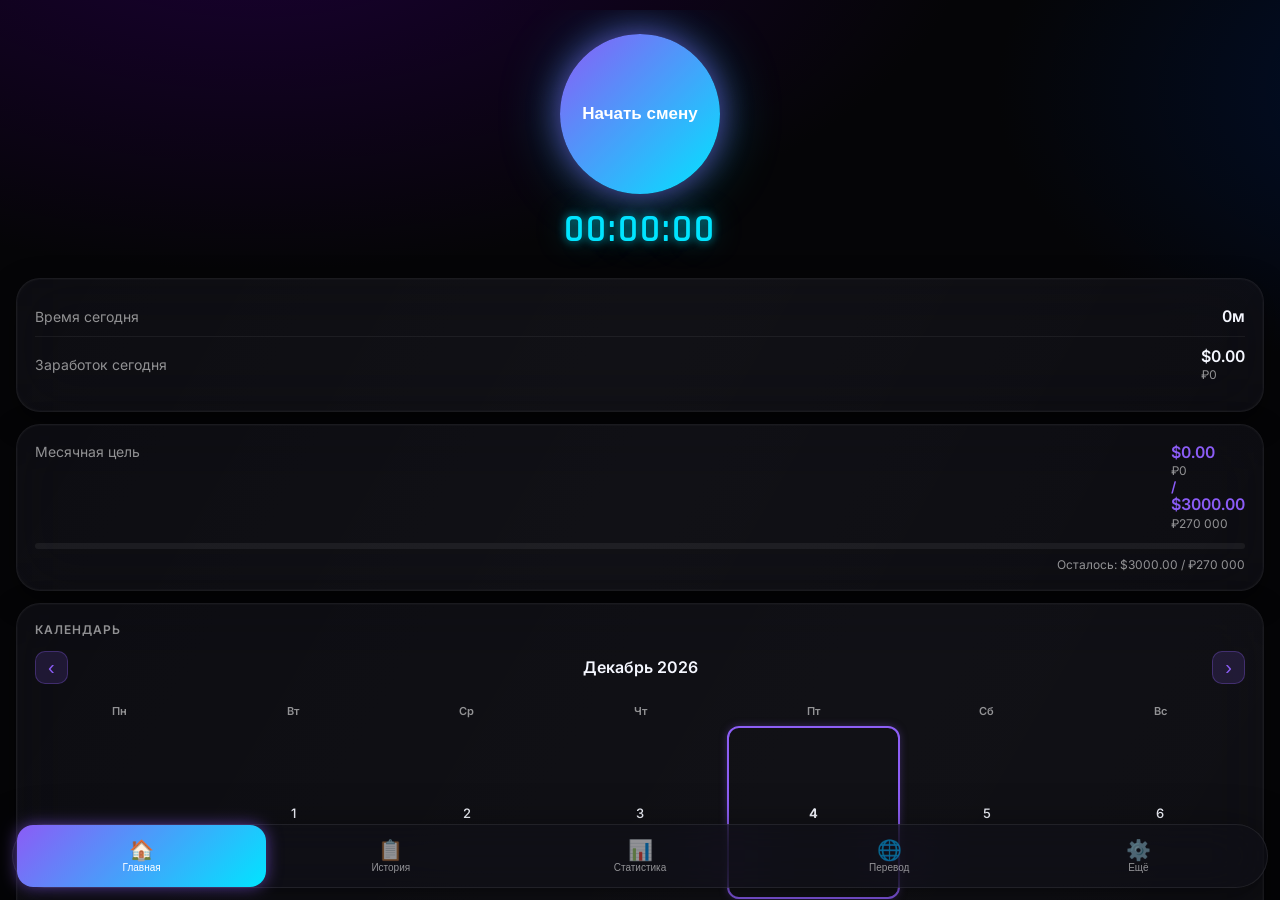
<file: index.html>
<!DOCTYPE html>
<html lang="ru">
<head>
    <meta charset="UTF-8">
    <meta name="viewport" content="width=device-width, initial-scale=1.0, maximum-scale=1.0, user-scalable=no, viewport-fit=cover">
    <title>WorkTracker</title>
    <link href="https://fonts.googleapis.com/css2?family=Inter:wght@400;500;600;700&family=Rajdhani:wght@500;600;700&display=swap" rel="stylesheet">
    <link rel="manifest" href="manifest.json">
    <link rel="icon" type="image/png" sizes="192x192" href="./icon-192x192.png">
    <link rel="apple-touch-icon" href="./icon-512x512.png">
    <link rel="stylesheet" href="style.css">
    <meta name="theme-color" content="#8B5CF6">
    <meta name="apple-mobile-web-app-capable" content="yes">
    <meta name="apple-mobile-web-app-status-bar-style" content="black-translucent">
    <meta name="apple-mobile-web-app-title" content="WorkTracker">
</head>
<body>
    <div id="app">

        <!-- 🏠 ГЛАВНАЯ -->
        <div id="screen-home" class="screen active">
            <div class="safe-top"></div>
            <div class="scroll-content">
                <div class="timer-section">
                    <button id="btn-timer" class="btn-timer btn-start" onclick="app.toggleTimer()">
                        Начать смену
                    </button>
                    <div id="timer-display" class="timer-display">00:00:00</div>
                    <div id="timer-status" class="timer-status hidden">Смена активна</div>
                </div>

                <div class="card today-summary">
                    <div class="summary-row">
                        <span class="summary-label">Время сегодня</span>
                        <span id="today-hours" class="summary-value">0ч 0м</span>
                    </div>
                    <div class="summary-row">
                        <span class="summary-label">Заработок сегодня</span>
                        <span id="today-earnings" class="summary-value">$0 / ₽0</span>
                    </div>
                </div>

                <div class="card goal-section">
                    <div class="goal-header">
                        <span class="goal-label">Месячная цель</span>
                        <span id="goal-amount" class="goal-value">$0 / $0</span>
                    </div>
                    <div class="progress-bar-track">
                        <div id="goal-progress" class="progress-bar-fill" style="width: 0%"></div>
                    </div>
                    <div id="goal-remaining" class="goal-remaining">Осталось: $0</div>
                </div>

                <div class="card calendar-section">
                    <div class="section-title">Календарь</div>
                    <div id="calendar-header" class="calendar-header"></div>
                    <div id="calendar-grid" class="calendar-grid"></div>
                </div>
            </div>
        </div>

        <!-- 📋 ИСТОРИЯ -->
        <div id="screen-history" class="screen">
            <div class="safe-top"></div>
            <header class="screen-header">
                <h1>История</h1>
            </header>
            <div class="filter-bar">
                <button class="filter-btn active" data-filter="today" onclick="app.setFilter('today')">Сегодня</button>
                <button class="filter-btn" data-filter="week" onclick="app.setFilter('week')">Неделя</button>
                <button class="filter-btn" data-filter="month" onclick="app.setFilter('month')">Месяц</button>
                <button class="filter-btn" data-filter="custom" onclick="app.showCustomPeriod()">Период</button>
                <button class="filter-btn" data-filter="all" onclick="app.setFilter('all')">Всё</button>
            </div>
            <div class="scroll-content">
                <div id="shifts-list" class="shifts-list"></div>
                <div id="shifts-summary" class="shifts-summary hidden">
                    <div class="card summary-card">
                        <div class="summary-row">
                            <span class="summary-label">Всего часов</span>
                            <span id="summary-hours" class="summary-value" style="color:var(--secondary)">0ч 0м</span>
                        </div>
                    </div>
                    <div class="card summary-card">
                        <div class="summary-row">
                            <span class="summary-label">На карту</span>
                            <span id="summary-net" class="summary-value">$0</span>
                        </div>
                        <div class="summary-row">
                            <span class="summary-label">Общий</span>
                            <span id="summary-gross" class="summary-value">$0</span>
                        </div>
                    </div>
                </div>
            </div>
        </div>

        <!-- 📊 СТАТИСТИКА -->
        <div id="screen-stats" class="screen">
            <div class="safe-top"></div>
            <header class="screen-header">
                <h1>Статистика</h1>
            </header>
            <div class="filter-bar">
                <button class="filter-btn active" data-stat="week" onclick="app.setStatPeriod('week')">Неделя</button>
                <button class="filter-btn" data-stat="month" onclick="app.setStatPeriod('month')">Месяц</button>
                <button class="filter-btn" data-stat="custom" onclick="app.showCustomPeriod()">Период</button>
                <button class="filter-btn" data-stat="all" onclick="app.setStatPeriod('all')">Всё</button>
            </div>
            <div class="stats-tabs">
                <button class="stats-tab-btn active" data-stab="earnings" onclick="app.setStatTab('earnings')">Заработок</button>
                <button class="stats-tab-btn" data-stab="hours" onclick="app.setStatTab('hours')">Часы</button>
            </div>
            <div class="scroll-content">
                <div id="stats-tab-earnings" class="stats-tab-content active"></div>
                <div id="stats-tab-hours" class="stats-tab-content"></div>
            </div>
        </div>

        <!-- 🌐 ПЕРЕВОДЧИК -->
        <div id="screen-translate" class="screen">
            <div class="safe-top"></div>
            <header class="screen-header">
                <h1>Переводчик</h1>
            </header>
            <div class="scroll-content">
                <div class="translator-direction">
                    <span id="translate-dir-label">Авто → EN</span>
                </div>

                <div class="card translate-card">
                    <div class="translate-input-row">
                        <textarea id="translate-input" placeholder="Введите текст..." rows="3"></textarea>
                        <button id="btn-clear-input" class="btn-clear-input hidden" onclick="app.clearTranslateInput()">✕</button>
                    </div>
                    <button id="btn-translate" class="btn-primary" onclick="app.doTranslate()">Перевести</button>
                    <div id="translate-output" class="translate-output hidden"></div>
                    <button id="btn-reverse-translate" class="btn-reverse hidden" onclick="app.reverseTranslate()">⇄ Перевести обратно</button>
                    <div id="translate-detected" class="translate-detected hidden"></div>
                    <button id="btn-copy-translate" class="btn-secondary hidden" onclick="app.copyTranslation()">Копировать</button>
                </div>

                <div id="translate-history-section" class="card translate-history hidden">
                    <div class="translate-history-header">
                        <div class="section-title" style="margin-bottom:0">История переводов</div>
                        <button class="btn-clear-history" onclick="app.clearTranslateHistory()">Очистить</button>
                    </div>
                    <div id="translate-history"></div>
                </div>
            </div>
        </div>

        <!-- ⚙️ НАСТРОЙКИ -->
        <div id="screen-settings" class="screen">
            <div class="safe-top"></div>
            <header class="screen-header">
                <h1>Настройки</h1>
            </header>
            <div class="scroll-content">
                <div class="card settings-card">
                    <div class="setting-row">
                        <div class="setting-info">
                            <div class="setting-title">💱 Курс валют</div>
                            <div class="setting-desc" id="currency-rate-display">Загрузка...</div>
                        </div>
                        <button class="btn-refresh-rate" onclick="app.refreshRate()">↻</button>
                    </div>
                </div>

                <div class="card settings-card">
                    <div class="setting-row">
                        <div class="setting-info">
                            <div class="setting-title">Сайты для стримов</div>
                            <div class="setting-desc" id="sites-count">0 сайтов</div>
                        </div>
                        <button class="btn-add-site" onclick="app.showAddSite()">+</button>
                    </div>
                    <div id="sites-list"></div>
                    <div class="setting-divider"></div>
                    <div class="setting-row">
                        <div class="setting-info">
                            <div class="setting-title">Токенов за $1</div>
                        </div>
                        <input type="number" id="setting-token-rate" value="20" min="1" oninput="app.saveSetting('tokenRate', this.value)">
                    </div>
                    <div class="setting-divider"></div>
                    <div class="setting-row">
                        <div class="setting-info">
                            <div class="setting-title">% на карту</div>
                        </div>
                        <input type="number" id="setting-payout" value="66" min="1" max="100" oninput="app.saveSetting('payoutPercent', this.value)">
                    </div>
                    <div class="setting-divider"></div>
                    <div class="setting-row">
                        <div class="setting-info">
                            <div class="setting-title">Ник на сайтах</div>
                            <div class="setting-desc">Для копирования смены</div>
                        </div>
                        <input type="text" id="setting-nickname" placeholder="SallySweet_" oninput="app.saveSetting('nickname', this.value)">
                    </div>
                </div>

                <div class="card settings-card">
                    <div class="setting-row">
                        <div class="setting-info">
                            <div class="setting-title">Месячная цель ($)</div>
                            <div class="setting-desc">Сумма в долларах</div>
                        </div>
                        <input type="number" id="setting-goal" value="3000" min="0" oninput="app.saveSetting('monthlyGoalUSD', this.value)">
                    </div>
                </div>

                <div class="card settings-card">
                    <div class="setting-row" onclick="app.exportData()">
                        <div class="setting-info">
                            <div class="setting-title">Экспорт данных</div>
                            <div class="setting-desc">Скачать JSON-файл</div>
                        </div>
                        <span class="setting-arrow">›</span>
                    </div>
                    <div class="setting-divider"></div>
                    <div class="setting-row" onclick="document.getElementById('import-file').click()">
                        <div class="setting-info">
                            <div class="setting-title">Импорт данных</div>
                            <div class="setting-desc">Загрузить JSON-файл</div>
                        </div>
                        <span class="setting-arrow">›</span>
                    </div>
                    <input type="file" id="import-file" accept=".json" style="display:none" onchange="app.importData(this)">
                    <div class="setting-divider"></div>
                    <div class="setting-row" onclick="app.clearAllData()">
                        <div class="setting-info">
                            <div class="setting-title setting-danger">Очистить все данные</div>
                            <div class="setting-desc">Удалить все смены и настройки</div>
                        </div>
                        <span class="setting-arrow">›</span>
                    </div>
                </div>

                <div class="card settings-card">
                    <div class="setting-row">
                        <div class="setting-info">
                            <div class="setting-title">WorkTracker PWA</div>
                            <div class="setting-desc">Версия 2.0</div>
                        </div>
                    </div>
                </div>
            </div>
        </div>

        <!-- МОДАЛЬНОЕ ОКНО ЗАВЕРШЕНИЯ СМЕНЫ -->
        <div id="modal-end-shift" class="modal-overlay hidden" onclick="app.cancelEndShift(event)">
            <div class="modal-card" onclick="event.stopPropagation()">
                <h2>Завершить смену</h2>
                <div class="modal-detail">
                    <span class="modal-detail-label">Длительность</span>
                    <span id="modal-duration" class="modal-detail-value">0ч 0м 0с</span>
                </div>
                <div id="modal-tokens-section">
                    <div class="section-title" style="margin-bottom:8px">Токены по сайтам</div>
                    <div id="modal-token-inputs"></div>
                </div>
                <div class="modal-earnings-summary">
                    <div class="summary-row">
                        <span class="summary-label">Всего токенов</span>
                        <span id="modal-total-tokens" class="summary-value">0</span>
                    </div>
                    <div class="summary-row">
                        <span class="summary-label">Общий</span>
                        <span id="modal-gross" class="summary-value">$0</span>
                    </div>
                    <div class="summary-row">
                        <span class="summary-label">На карту</span>
                        <span id="modal-net" class="summary-value" style="color:var(--success)">$0</span>
                    </div>
                    <div class="summary-row">
                        <span class="summary-label">На карту (₽)</span>
                        <span id="modal-net-rub" class="summary-value" style="color:var(--success)">₽0</span>
                    </div>
                </div>
                <label class="modal-label">Комментарий</label>
                <input type="text" id="modal-comment" placeholder="Заметка о смене...">
                <div class="modal-actions">
                    <button class="btn-secondary modal-btn" onclick="app.cancelEndShift()">Отмена</button>
                    <button class="btn-primary modal-btn" onclick="app.saveShift()">💾 Сохранить</button>
                </div>
            </div>
        </div>

        <!-- МОДАЛЬНОЕ ОКНО РЕДАКТИРОВАНИЯ СМЕНЫ -->
        <div id="modal-edit-shift" class="modal-overlay hidden">
            <div class="modal-card">
                <h2>Редактировать смену</h2>
                <label class="modal-label">Дата</label>
                <input type="date" id="edit-date">
                <label class="modal-label">Время начала</label>
                <input type="time" id="edit-start">
                <label class="modal-label">Время конца</label>
                <input type="time" id="edit-end">
                <div id="edit-tokens-section" class="hidden">
                    <div class="section-title" style="margin-bottom:8px">Токены по сайтам</div>
                    <div id="edit-token-inputs"></div>
                </div>
                <label class="modal-label">Общий заработок (USD)</label>
                <input type="number" id="edit-earnings" placeholder="0" min="0" step="0.01">
                <div class="modal-earnings-summary">
                    <div class="summary-row">
                        <span class="summary-label">На карту</span>
                        <span id="edit-net" class="summary-value" style="color:var(--success)">$0</span>
                    </div>
                    <div class="summary-row">
                        <span class="summary-label">На карту (₽)</span>
                        <span id="edit-net-rub" class="summary-value" style="color:var(--success)">₽0</span>
                    </div>
                </div>
                <label class="modal-label">Комментарий</label>
                <input type="text" id="edit-comment" placeholder="Заметка о смене...">
                <div class="modal-actions">
                    <button class="btn-delete-shift" onclick="app.deleteShiftFromEdit()">🗑 Удалить</button>
                    <button class="btn-secondary modal-btn" onclick="app.cancelEditShift()">Отмена</button>
                    <button class="btn-primary modal-btn" onclick="app.saveEditShift()">💾 Сохранить</button>
                </div>
            </div>
        </div>

        <!-- МОДАЛЬНОЕ ОКНО СТАТИСТИКИ ДНЯ -->
        <div id="modal-day-stats" class="modal-overlay modal-center hidden" onclick="app.closeDayStats(event)">
            <div class="modal-card modal-card-center" onclick="event.stopPropagation()">
                <div class="modal-day-header">
                    <h2 id="day-stats-title">День</h2>
                    <button class="btn-close-modal" onclick="app.closeDayStats()">✕</button>
                </div>
                <div id="day-stats-content"></div>
            </div>
        </div>

        <!-- МОДАЛЬНОЕ ОКНО ДОБАВЛЕНИЯ САЙТА -->
        <div id="modal-add-site" class="modal-overlay modal-center hidden" onclick="app.closeAddSite(event)">
            <div class="modal-card modal-card-center" onclick="event.stopPropagation()">
                <h2 id="modal-site-title">Добавить сайт</h2>
                <input type="text" id="new-site-name" placeholder="Название сайта...">
                <div class="modal-actions">
                    <button class="btn-secondary modal-btn" onclick="app.closeAddSite()">Отмена</button>
                    <button class="btn-primary modal-btn" onclick="app.saveNewSite()">Сохранить</button>
                </div>
            </div>
        </div>

        <!-- МОДАЛЬНОЕ ОКНО ВЫБОРА ПЕРИОДА -->
        <div id="modal-custom-period" class="modal-overlay modal-center hidden" onclick="app.closeCustomPeriod(event)">
            <div class="modal-card modal-card-center" onclick="event.stopPropagation()">
                <h2>Выбрать период</h2>
                <label class="modal-label">С</label>
                <input type="date" id="period-start">
                <label class="modal-label">По</label>
                <input type="date" id="period-end">
                <div class="modal-actions">
                    <button class="btn-secondary modal-btn" onclick="app.closeCustomPeriod()">Отмена</button>
                    <button class="btn-primary modal-btn" onclick="app.applyCustomPeriod()">Применить</button>
                </div>
            </div>
        </div>

        <!-- ТАБ-БАР -->
        <nav id="tab-bar" class="tab-bar">
            <button class="tab-btn active" data-tab="home" onclick="app.switchTab('home')">
                <span class="tab-icon">🏠</span>
                <span class="tab-label">Главная</span>
            </button>
            <button class="tab-btn" data-tab="history" onclick="app.switchTab('history')">
                <span class="tab-icon">📋</span>
                <span class="tab-label">История</span>
            </button>
            <button class="tab-btn" data-tab="stats" onclick="app.switchTab('stats')">
                <span class="tab-icon">📊</span>
                <span class="tab-label">Статистика</span>
            </button>
            <button class="tab-btn" data-tab="translate" onclick="app.switchTab('translate')">
                <span class="tab-icon">🌐</span>
                <span class="tab-label">Перевод</span>
            </button>
            <button class="tab-btn" data-tab="settings" onclick="app.switchTab('settings')">
                <span class="tab-icon">⚙️</span>
                <span class="tab-label">Ещё</span>
            </button>
        </nav>
    </div>

    <script src="app.js"></script>
    <script>
        if ('serviceWorker' in navigator) {
            window.addEventListener('load', () => {
                navigator.serviceWorker.register('./sw.js').catch(() => {});
            });
        }
    </script>
</body>
</html>
</file>
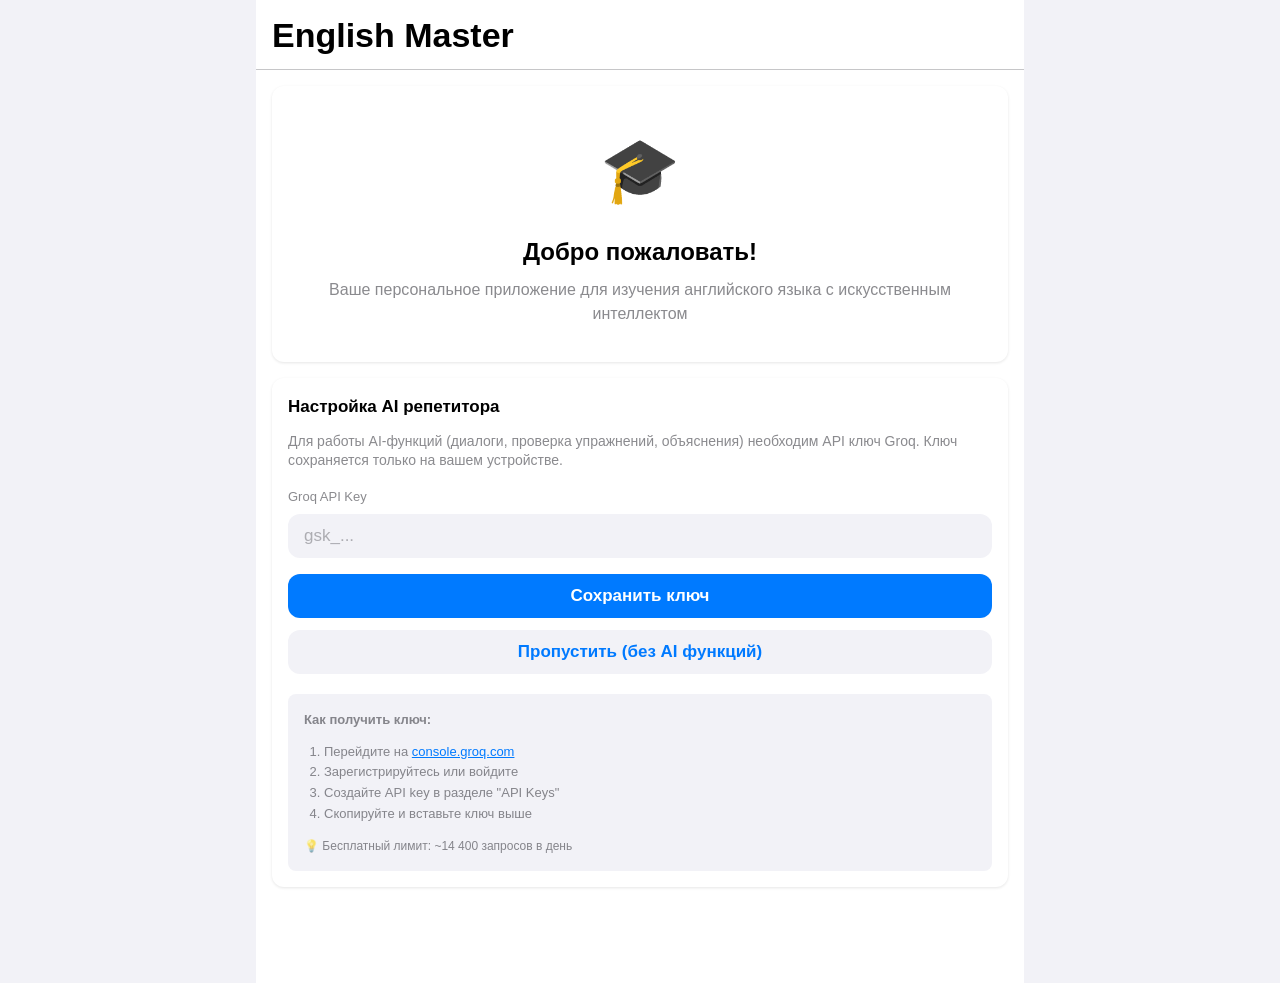
<file: public/index.html>
<!DOCTYPE html>
<html lang="ru">
<head>
  <meta charset="UTF-8">
  <meta name="viewport" content="width=device-width, initial-scale=1.0, maximum-scale=1.0, user-scalable=no, viewport-fit=cover">
  <meta name="apple-mobile-web-app-capable" content="yes">
  <meta name="apple-mobile-web-app-status-bar-style" content="default">
  <meta name="apple-mobile-web-app-title" content="English Master">
  <meta name="theme-color" content="#007AFF">
  <meta name="description" content="Приложение для изучения английского языка с AI-репетитором">
  
  <title>English Master PWA</title>
  
  <link rel="manifest" href="/manifest.json">
  <link rel="icon" type="image/png" sizes="192x192" href="/assets/icons/icon-192.png">
  <link rel="apple-touch-icon" href="/assets/icons/icon-192.png">
  
  <link rel="stylesheet" href="/src/styles/main.css">
</head>
<body>
  <div class="app-container" id="app">
    <!-- Экран настройки API ключа -->
    <div id="api-setup-screen" class="screen active">
      <div class="nav-bar nav-bar-large">
        <h1 class="nav-bar-title">English Master</h1>
      </div>
      
      <div class="content">
        <div class="card animate-slide-up">
          <div style="text-align: center; padding: 20px 0;">
            <div style="font-size: 64px; margin-bottom: 16px;">🎓</div>
            <h2 style="font-size: 24px; font-weight: 700; margin-bottom: 8px;">Добро пожаловать!</h2>
            <p style="color: var(--text-secondary); line-height: 1.5;">
              Ваше персональное приложение для изучения английского языка с искусственным интеллектом
            </p>
          </div>
        </div>
        
        <div class="card animate-slide-up" style="animation-delay: 0.1s;">
          <h3 style="font-size: 17px; font-weight: 600; margin-bottom: 12px;">Настройка AI репетитора</h3>
          <p style="color: var(--text-secondary); font-size: 14px; margin-bottom: 16px; line-height: 1.4;">
            Для работы AI-функций (диалоги, проверка упражнений, объяснения) необходим API ключ Groq. 
            Ключ сохраняется только на вашем устройстве.
          </p>
          
          <div class="input-group">
            <label class="input-label">Groq API Key</label>
            <input 
              type="password" 
              id="api-key-input" 
              class="ios-input" 
              placeholder="gsk_..."
              autocomplete="off"
            >
          </div>
          
          <button class="btn btn-primary" id="save-api-key-btn">
            Сохранить ключ
          </button>
          
          <button class="btn btn-secondary" id="skip-api-key-btn" style="margin-top: 12px;">
            Пропустить (без AI функций)
          </button>
          
          <div style="margin-top: 20px; padding: 16px; background-color: var(--background-secondary); border-radius: 8px;">
            <p style="font-size: 13px; color: var(--text-secondary); margin-bottom: 12px;">
              <strong>Как получить ключ:</strong>
            </p>
            <ol style="font-size: 13px; color: var(--text-secondary); line-height: 1.6; padding-left: 20px;">
              <li>Перейдите на <a href="https://console.groq.com" target="_blank" style="color: var(--ios-blue);">console.groq.com</a></li>
              <li>Зарегистрируйтесь или войдите</li>
              <li>Создайте API key в разделе "API Keys"</li>
              <li>Скопируйте и вставьте ключ выше</li>
            </ol>
            <p style="font-size: 12px; color: var(--text-secondary); margin-top: 12px;">
              💡 Бесплатный лимит: ~14 400 запросов в день
            </p>
          </div>
        </div>
      </div>
    </div>

    <!-- Главный экран (Home) -->
    <div id="home-screen" class="screen">
      <div class="nav-bar nav-bar-large">
        <h1 class="nav-bar-title">Главная</h1>
      </div>
      
      <div class="content">
        <!-- Приветствие и уровень -->
        <div class="card" id="welcome-card">
          <div style="display: flex; justify-content: space-between; align-items: center; margin-bottom: 16px;">
            <div>
              <h2 style="font-size: 22px; font-weight: 700;" id="user-greeting">Привет! 👋</h2>
              <p style="color: var(--text-secondary); font-size: 14px;" id="user-level-text">Уровень 1 • Новичок</p>
            </div>
            <div style="text-align: right;">
              <div style="font-size: 32px;" id="level-badge">🎯</div>
            </div>
          </div>
          
          <div style="margin-bottom: 8px;">
            <div style="display: flex; justify-content: space-between; font-size: 13px; margin-bottom: 4px;">
              <span style="color: var(--text-secondary);">Прогресс до следующего уровня</span>
              <span style="font-weight: 600;" id="xp-text">0/100 XP</span>
            </div>
            <div class="progress-bar">
              <div class="progress-fill" id="xp-progress" style="width: 0%"></div>
            </div>
          </div>
        </div>

        <!-- Статистика -->
        <div class="stats-grid">
          <div class="stat-card">
            <div class="stat-value" id="streak-value">0</div>
            <div class="stat-label">Дней подряд 🔥</div>
          </div>
          <div class="stat-card">
            <div class="stat-value" id="words-value">0</div>
            <div class="stat-label">Слов выучено 📚</div>
          </div>
          <div class="stat-card">
            <div class="stat-value" id="lessons-value">0</div>
            <div class="stat-label">Уроков пройдено ✅</div>
          </div>
          <div class="stat-card">
            <div class="stat-value" id="xp-total-value">0</div>
            <div class="stat-label">Всего XP ⭐</div>
          </div>
        </div>

        <!-- Быстрые действия -->
        <h3 style="font-size: 17px; font-weight: 600; margin: 24px 0 12px;">Быстрый старт</h3>
        
        <div class="ios-list">
          <div class="ios-list-item" onclick="app.navigateTo('lessons')">
            <div class="ios-list-icon" style="background-color: #007AFF20; color: #007AFF;">📖</div>
            <div class="ios-list-content">
              <div class="ios-list-title">Продолжить урок</div>
              <div class="ios-list-subtitle">Знакомство и приветствия</div>
            </div>
            <div class="ios-list-chevron">›</div>
          </div>
          
          <div class="ios-list-item" onclick="app.startWordReview()">
            <div class="ios-list-icon" style="background-color: #34C75920; color: #34C759;">🃏</div>
            <div class="ios-list-content">
              <div class="ios-list-title">Повторить слова</div>
              <div class="ios-list-subtitle" id="words-to-review">0 слов ждут повторения</div>
            </div>
            <div class="ios-list-chevron">›</div>
          </div>
          
          <div class="ios-list-item" onclick="app.navigateTo('ai-tutor')">
            <div class="ios-list-icon" style="background-color: #FF950020; color: #FF9500;">🤖</div>
            <div class="ios-list-content">
              <div class="ios-list-title">AI Репетитор</div>
              <div class="ios-list-subtitle">Практика диалогов</div>
            </div>
            <div class="ios-list-chevron">›</div>
          </div>
        </div>

        <!-- Достижения -->
        <h3 style="font-size: 17px; font-weight: 600; margin: 24px 0 12px;">
          Последние достижения
          <a href="#" onclick="app.navigateTo('achievements')" style="color: var(--ios-blue); font-size: 14px; float: right;">Все</a>
        </h3>
        
        <div class="achievements-grid" id="recent-achievements">
          <!-- Заполняется динамически -->
        </div>
      </div>
    </div>

    <!-- Экран уроков -->
    <div id="lessons-screen" class="screen">
      <div class="nav-bar">
        <h1 class="nav-bar-title">Уроки</h1>
      </div>
      
      <div class="content">
        <!-- Выбор уровня -->
        <div class="card">
          <div class="input-group" style="margin-bottom: 0;">
            <label class="input-label">Выберите уровень</label>
            <select id="level-select" class="ios-input" onchange="app.filterLessons()">
              <option value="all">Все уровни</option>
              <option value="A1">A1 - Beginner</option>
              <option value="A2">A2 - Elementary</option>
              <option value="B1">B1 - Intermediate</option>
            </select>
          </div>
        </div>

        <!-- Список уроков -->
        <div id="lessons-list">
          <!-- Заполняется динамически -->
        </div>
      </div>
    </div>

    <!-- Экран урока -->
    <div id="lesson-detail-screen" class="screen">
      <div class="nav-bar">
        <h1 class="nav-bar-title" id="lesson-detail-title">Урок</h1>
      </div>
      
      <div class="content" id="lesson-detail-content">
        <!-- Заполняется динамически -->
      </div>
    </div>

    <!-- Экран слов (Flashcards) -->
    <div id="vocabulary-screen" class="screen">
      <div class="nav-bar">
        <h1 class="nav-bar-title">Слова</h1>
      </div>
      
      <div class="content">
        <div class="card">
          <div class="input-group" style="margin-bottom: 0;">
            <label class="input-label">Категория</label>
            <select id="vocab-category-select" class="ios-input" onchange="app.filterVocabulary()">
              <option value="all">Все категории</option>
              <option value="greetings">Приветствия</option>
              <option value="basic">Базовые</option>
              <option value="food_drink">Еда и напитки</option>
              <option value="people">Люди</option>
              <option value="places">Места</option>
              <option value="verbs">Глаголы</option>
              <option value="adjectives">Прилагательные</option>
            </select>
          </div>
        </div>

        <div id="flashcard-container">
          <!-- Карточки слов -->
        </div>

        <div style="display: flex; gap: 12px; margin-top: 20px;">
          <button class="btn btn-danger" onclick="app.markCardIncorrect()">Не знаю</button>
          <button class="btn btn-success" onclick="app.markCardCorrect()">Знаю</button>
        </div>
      </div>
    </div>

    <!-- Экран AI репетитора -->
    <div id="ai-tutor-screen" class="screen">
      <div class="nav-bar">
        <h1 class="nav-bar-title">AI Репетитор</h1>
      </div>
      
      <div class="chat-container">
        <div class="chat-messages" id="chat-messages">
          <div class="chat-message ai">
            Привет! Я твой AI-репетитор по английскому языку. 
            Давай поболтаем! О чем хочешь поговорить? 
            Могу помочь с практикой диалогов, объяснить грамматику или проверить упражнение.
          </div>
        </div>
        
        <div class="chat-input-container">
          <input 
            type="text" 
            id="chat-input" 
            class="chat-input" 
            placeholder="Напиши сообщение..."
            onkeypress="if(event.key === 'Enter') app.sendMessage()"
          >
          <button class="chat-send-btn" onclick="app.sendMessage()">
            <svg width="20" height="20" viewBox="0 0 24 24" fill="none" stroke="currentColor" stroke-width="2">
              <path d="M22 2L11 13M22 2L15 22L11 13M11 13L2 9L22 2"/>
            </svg>
          </button>
        </div>
      </div>
    </div>

    <!-- Экран достижений -->
    <div id="achievements-screen" class="screen">
      <div class="nav-bar">
        <h1 class="nav-bar-title">Достижения</h1>
      </div>
      
      <div class="content">
        <div class="achievements-grid" id="all-achievements">
          <!-- Все достижения -->
        </div>
      </div>
    </div>

    <!-- Экран настроек -->
    <div id="settings-screen" class="screen">
      <div class="nav-bar">
        <h1 class="nav-bar-title">Настройки</h1>
      </div>
      
      <div class="content">
        <div class="ios-list">
          <div class="ios-list-item" onclick="app.showApiKeyModal()">
            <div class="ios-list-icon" style="background-color: #007AFF20; color: #007AFF;">🔑</div>
            <div class="ios-list-content">
              <div class="ios-list-title">API Ключ Groq</div>
              <div class="ios-list-subtitle" id="api-key-status">Не установлен</div>
            </div>
            <div class="ios-list-chevron">›</div>
          </div>
          
          <div class="ios-list-item" onclick="app.resetProgress()">
            <div class="ios-list-icon" style="background-color: #FF3B3020; color: #FF3B30;">🗑️</div>
            <div class="ios-list-content">
              <div class="ios-list-title">Сбросить прогресс</div>
              <div class="ios-list-subtitle">Начать заново</div>
            </div>
            <div class="ios-list-chevron">›</div>
          </div>
          
          <div class="ios-list-item" onclick="app.showAbout()">
            <div class="ios-list-icon" style="background-color: #8E8E9320; color: #8E8E93;">ℹ️</div>
            <div class="ios-list-content">
              <div class="ios-list-title">О приложении</div>
              <div class="ios-list-subtitle">Версия 1.0.0</div>
            </div>
            <div class="ios-list-chevron">›</div>
          </div>
        </div>

        <div style="margin-top: 32px; text-align: center;">
          <p style="color: var(--text-secondary); font-size: 13px;">
            English Master PWA © 2024<br>
            Создано с ❤️ для изучения английского
          </p>
        </div>
      </div>
    </div>

    <!-- Нижняя навигация -->
    <nav class="tab-bar" id="tab-bar" style="display: none;">
      <div class="tab-item active" onclick="app.navigateTo('home')" data-tab="home">
        <div class="tab-icon">🏠</div>
        <div class="tab-label">Главная</div>
      </div>
      <div class="tab-item" onclick="app.navigateTo('lessons')" data-tab="lessons">
        <div class="tab-icon">📖</div>
        <div class="tab-label">Уроки</div>
      </div>
      <div class="tab-item" onclick="app.navigateTo('vocabulary')" data-tab="vocabulary">
        <div class="tab-icon">🃏</div>
        <div class="tab-label">Слова</div>
      </div>
      <div class="tab-item" onclick="app.navigateTo('ai-tutor')" data-tab="ai-tutor">
        <div class="tab-icon">🤖</div>
        <div class="tab-label">AI</div>
      </div>
      <div class="tab-item" onclick="app.navigateTo('settings')" data-tab="settings">
        <div class="tab-icon">⚙️</div>
        <div class="tab-label">Настройки</div>
      </div>
    </nav>

    <!-- Toast уведомления -->
    <div class="toast" id="toast"></div>

    <!-- Модальное окно для API ключа -->
    <div class="modal-overlay" id="api-modal">
      <div class="modal">
        <div class="modal-header">
          <h3 class="modal-title">API Ключ Groq</h3>
        </div>
        <div class="modal-body">
          <div class="input-group">
            <label class="input-label">Введите ваш API ключ</label>
            <input 
              type="password" 
              id="modal-api-key-input" 
              class="ios-input" 
              placeholder="gsk_..."
            >
          </div>
          <p style="font-size: 13px; color: var(--text-secondary); margin-top: 12px;">
            Ключ сохраняется локально на вашем устройстве
          </p>
        </div>
        <div class="modal-footer">
          <button class="btn btn-secondary" onclick="app.closeApiModal()">Отмена</button>
          <button class="btn btn-primary" onclick="app.saveApiKeyFromModal()">Сохранить</button>
        </div>
      </div>
    </div>
  </div>

  <!-- Скрипты приложения -->
  <script type="module" src="/src/app.js"></script>
</body>
</html>
</file>
<file: style.css>
:root {
    --primary: #8B5CF6;
    --primary-glow: rgba(139, 92, 246, 0.6);
    --secondary: #00E5FF;
    --secondary-glow: rgba(0, 229, 255, 0.55);
    --success: #00FFA3;
    --success-glow: rgba(0, 255, 163, 0.6);
    --danger: #FF2E63;
    --danger-glow: rgba(255, 46, 99, 0.7);
    --warning: #FFB800;
    --warning-glow: rgba(255, 184, 0, 0.5);
    --bg: #050507;
    --card: rgba(20, 20, 28, 0.55);
    --card-border: rgba(255, 255, 255, 0.06);
    --text: #F5F7FF;
    --text-sec: rgba(255, 255, 255, 0.55);
    --tab-bg: rgba(15, 15, 22, 0.6);
    --radius: 24px;
    --safe-top: env(safe-area-inset-top, 20px);
    --safe-bottom: env(safe-area-inset-bottom, 8px);
    --ease-spring: cubic-bezier(0.32, 0.72, 0, 1);
    --ease-smooth: cubic-bezier(0.25, 0.1, 0.25, 1);
}

* {
    margin: 0;
    padding: 0;
    box-sizing: border-box;
    -webkit-tap-highlight-color: transparent;
}

body {
    font-family: "Inter", -apple-system, BlinkMacSystemFont, "Segoe UI", Roboto, sans-serif;
    background:
        radial-gradient(1200px 600px at 20% -10%, #1a0033 0%, transparent 60%),
        radial-gradient(900px 500px at 120% 10%, #001133 0%, transparent 60%),
        #050507;
    color: var(--text);
    overflow: hidden;
    height: 100vh;
    height: 100dvh;
    -webkit-font-smoothing: antialiased;
}

#app {
    width: 100%;
    height: 100%;
    position: relative;
    overflow: hidden;
}

.safe-top {
    height: var(--safe-top);
    min-height: 10px;
    background: transparent;
}

.screen-header {
    padding: 8px 22px 14px;
    background: transparent;
    position: sticky;
    top: 0;
    z-index: 10;
}

.screen-header h1 {
    font-size: 34px;
    font-weight: 700;
    letter-spacing: -0.5px;
    background: linear-gradient(135deg, var(--primary), var(--secondary));
    -webkit-background-clip: text;
    -webkit-text-fill-color: transparent;
    background-clip: text;
}

.screen {
    position: absolute;
    top: 0;
    left: 0;
    width: 100%;
    height: 100%;
    display: none;
    flex-direction: column;
    background: transparent;
    overflow: hidden;
}

.screen.active {
    display: flex;
}

.scroll-content {
    flex: 1;
    overflow-y: auto;
    -webkit-overflow-scrolling: touch;
    padding: 0 16px 100px;
}

.card {
    background: var(--card);
    backdrop-filter: blur(30px) saturate(140%);
    -webkit-backdrop-filter: blur(30px) saturate(140%);
    border: 1px solid var(--card-border);
    border-radius: var(--radius);
    padding: 18px;
    margin-bottom: 12px;
    box-shadow:
        0 0 0 1px rgba(255, 255, 255, 0.02) inset,
        0 10px 30px rgba(0, 0, 0, 0.45);
    position: relative;
    overflow: hidden;
}

.card::before {
    content: "";
    position: absolute;
    inset: 0;
    background: linear-gradient(120deg, transparent, rgba(255, 255, 255, 0.06), transparent);
    opacity: 0.3;
    pointer-events: none;
}

.section-title {
    font-size: 12px;
    font-weight: 600;
    color: var(--text-sec);
    text-transform: uppercase;
    letter-spacing: 1px;
    margin-bottom: 14px;
}

/* ===== TIMER SECTION ===== */

.timer-section {
    display: flex;
    flex-direction: column;
    align-items: center;
    padding: 24px 0 24px;
    gap: 12px;
}

.btn-timer {
    width: 160px;
    height: 160px;
    border-radius: 50%;
    border: none;
    font-size: 17px;
    font-weight: 700;
    cursor: pointer;
    display: flex;
    flex-direction: column;
    align-items: center;
    justify-content: center;
    transition: all 0.25s var(--ease-smooth);
    line-height: 1.4;
    color: #fff;
    position: relative;
}

.btn-start {
    background: linear-gradient(135deg, #8B5CF6, #00E5FF);
    box-shadow:
        0 0 30px rgba(139, 92, 246, 0.6),
        0 0 60px rgba(0, 229, 255, 0.35);
    animation: breathingGlow 2.6s ease-in-out infinite;
}

@keyframes breathingGlow {
    0%, 100% {
        box-shadow: 0 0 30px rgba(139, 92, 246, 0.6), 0 0 60px rgba(0, 229, 255, 0.35);
    }
    50% {
        box-shadow: 0 0 45px rgba(139, 92, 246, 0.8), 0 0 90px rgba(0, 229, 255, 0.5);
    }
}

.btn-start:active {
    transform: scale(0.95);
    animation: none;
}

.btn-stop {
    background: linear-gradient(135deg, #FF2E63, #FF7A18);
    box-shadow:
        0 0 30px rgba(255, 46, 99, 0.7),
        0 0 60px rgba(255, 122, 24, 0.35);
    animation: none;
}

.btn-stop:active {
    transform: scale(0.95);
}

.timer-display {
    font-family: "Rajdhani", monospace;
    font-size: 38px;
    font-weight: 600;
    font-variant-numeric: tabular-nums;
    letter-spacing: 2px;
    color: var(--secondary);
    text-shadow:
        0 0 10px rgba(0, 229, 255, 0.7),
        0 0 30px rgba(0, 229, 255, 0.35);
}

.timer-status {
    font-size: 13px;
    color: var(--success);
    font-weight: 600;
    text-transform: uppercase;
    letter-spacing: 1px;
    display: flex;
    align-items: center;
    gap: 8px;
}

.timer-status::before {
    content: '';
    width: 8px;
    height: 8px;
    border-radius: 50%;
    background: var(--success);
    box-shadow: 0 0 10px var(--success), 0 0 20px var(--success);
    animation: pulse 1.4s infinite;
}

@keyframes pulse {
    0%, 100% { opacity: 1; transform: scale(1); }
    50% { opacity: 0.4; transform: scale(0.8); }
}

/* ===== SUMMARY ===== */

.summary-row {
    display: flex;
    justify-content: space-between;
    align-items: center;
    padding: 10px 0;
}

.summary-row:not(:last-child) {
    border-bottom: 1px solid var(--card-border);
}

.summary-label {
    font-size: 14px;
    color: var(--text-sec);
}

.summary-value {
    font-size: 16px;
    font-weight: 600;
    font-variant-numeric: tabular-nums;
    line-height: 1.2;
}

.summary-value .money-usd {
    font-size: inherit;
    font-weight: inherit;
}

.summary-value .money-rub {
    font-size: 12px;
    font-weight: 400;
    color: var(--text-sec);
    margin-top: 2px;
}

.money-usd {
    display: block;
    font-size: 16px;
    font-weight: 600;
    font-variant-numeric: tabular-nums;
    line-height: 1.2;
}

.money-rub {
    display: block;
    font-size: 12px;
    color: var(--text-sec);
    font-weight: 400;
    margin-top: 2px;
    line-height: 1.2;
}

/* ===== GOAL ===== */

.goal-header {
    display: flex;
    justify-content: space-between;
    margin-bottom: 12px;
}

.goal-label {
    font-size: 14px;
    color: var(--text-sec);
}

.goal-value {
    font-size: 14px;
    font-weight: 600;
    color: var(--primary);
}

.progress-bar-track {
    height: 6px;
    background: rgba(255, 255, 255, 0.06);
    border-radius: 3px;
    overflow: hidden;
}

.progress-bar-fill {
    height: 100%;
    background: linear-gradient(90deg, var(--primary), var(--secondary));
    border-radius: 3px;
    transition: width 0.5s var(--ease-smooth);
    box-shadow: 0 0 10px rgba(139, 92, 246, 0.5);
}

.goal-remaining {
    text-align: right;
    font-size: 12px;
    color: var(--text-sec);
    margin-top: 8px;
}

/* ===== HISTORY ===== */

.shifts-list {
    padding: 0 0 8px;
    position: relative;
}

.shifts-summary {
    margin: 0 0 16px;
    display: flex;
    gap: 10px;
}

.summary-card {
    flex: 1;
    margin-bottom: 0;
}

.shift-card {
    background: var(--card);
    backdrop-filter: blur(30px) saturate(140%);
    -webkit-backdrop-filter: blur(30px) saturate(140%);
    border: 1px solid var(--card-border);
    border-radius: 18px;
    padding: 14px 16px;
    display: flex;
    justify-content: space-between;
    align-items: center;
    margin-bottom: 8px;
    box-shadow: 0 4px 20px rgba(0, 0, 0, 0.3);
    cursor: pointer;
    transition: all 0.15s var(--ease-smooth);
    user-select: none;
    -webkit-user-select: none;
}

.shift-card:active {
    transform: scale(0.98);
    background: rgba(30, 30, 42, 0.65);
}

.shift-info {
    flex: 1;
    min-width: 0;
}

.shift-date {
    font-size: 15px;
    font-weight: 600;
    margin-bottom: 4px;
}

.shift-time {
    font-size: 13px;
    color: var(--text-sec);
    margin-bottom: 2px;
}

.shift-comment {
    font-size: 12px;
    color: var(--text-sec);
    font-style: italic;
    margin-top: 4px;
    overflow: hidden;
    text-overflow: ellipsis;
    white-space: nowrap;
    max-width: 200px;
}

.shift-earnings {
    text-align: right;
    flex-shrink: 0;
    margin-left: 12px;
}

.shift-net {
    font-size: 17px;
    font-weight: 700;
    color: var(--success);
    text-shadow: 0 0 8px rgba(0, 255, 163, 0.3);
}

.shift-net-rub {
    font-size: 12px;
    color: var(--text-sec);
    font-weight: 400;
    margin-top: 1px;
}

.shift-gross {
    font-size: 13px;
    color: var(--warning);
    font-weight: 500;
    margin-top: 4px;
}

.shift-gross-rub {
    font-size: 11px;
    color: var(--text-sec);
    font-weight: 400;
    margin-top: 1px;
}

.shift-duration {
    font-size: 13px;
    color: var(--secondary);
    font-weight: 500;
    margin-top: 2px;
}

/* ===== FILTER BAR ===== */

.filter-bar {
    display: flex;
    gap: 8px;
    padding: 0 16px 12px;
    overflow-x: auto;
    -webkit-overflow-scrolling: touch;
}

.filter-btn {
    padding: 8px 16px;
    border-radius: 20px;
    border: 1px solid var(--card-border);
    background: var(--card);
    color: var(--text-sec);
    font-size: 13px;
    font-weight: 500;
    cursor: pointer;
    white-space: nowrap;
    transition: all 0.2s var(--ease-smooth);
    backdrop-filter: blur(20px);
    -webkit-backdrop-filter: blur(20px);
}

.filter-btn.active {
    background: linear-gradient(135deg, #8B5CF6, #00E5FF);
    border-color: transparent;
    color: #fff;
    box-shadow: 0 0 16px rgba(139, 92, 246, 0.5);
}

/* ===== STATS TABS ===== */

.stats-tabs {
    display: flex;
    gap: 8px;
    padding: 0 16px 12px;
    overflow-x: auto;
    -webkit-overflow-scrolling: touch;
}

.stats-tab-btn {
    padding: 8px 16px;
    border-radius: 20px;
    border: 1px solid var(--card-border);
    background: var(--card);
    color: var(--text-sec);
    font-size: 13px;
    font-weight: 500;
    cursor: pointer;
    white-space: nowrap;
    transition: all 0.2s var(--ease-smooth);
    backdrop-filter: blur(20px);
    -webkit-backdrop-filter: blur(20px);
}

.stats-tab-btn.active {
    background: linear-gradient(135deg, #8B5CF6, #00E5FF);
    border-color: transparent;
    color: #fff;
    box-shadow: 0 0 16px rgba(139, 92, 246, 0.5);
}

.stats-tab-content {
    display: none;
}

.stats-tab-content.active {
    display: block;
}

/* ===== METRICS ===== */

.metrics-grid {
    display: grid;
    grid-template-columns: 1fr 1fr;
    gap: 10px;
    margin-bottom: 12px;
}

.metric-card {
    background: var(--card);
    backdrop-filter: blur(30px) saturate(140%);
    -webkit-backdrop-filter: blur(30px) saturate(140%);
    border: 1px solid var(--card-border);
    border-radius: 20px;
    padding: 16px;
    box-shadow: 0 4px 20px rgba(0, 0, 0, 0.3);
}

.metric-value {
    font-size: 26px;
    font-weight: 700;
    letter-spacing: -0.5px;
    margin-bottom: 4px;
    font-variant-numeric: tabular-nums;
    line-height: 1.2;
}

.metric-value .money-usd {
    font-size: inherit;
    font-weight: inherit;
    letter-spacing: inherit;
    margin-bottom: 0;
}

.metric-value .money-rub {
    font-size: 13px;
    font-weight: 400;
    color: var(--text-sec);
    letter-spacing: normal;
    margin-top: 2px;
}

.metric-label {
    font-size: 12px;
    color: var(--text-sec);
    font-weight: 400;
}

.metric-card.full-width {
    grid-column: 1 / -1;
}

.metric-card .metric-value.green {
    color: var(--success);
    text-shadow: 0 0 8px rgba(0, 255, 163, 0.4);
}

.metric-card .metric-value.cyan {
    color: var(--secondary);
    text-shadow: 0 0 8px rgba(0, 229, 255, 0.4);
}

.metric-card .metric-value.orange {
    color: var(--warning);
    text-shadow: 0 0 8px rgba(255, 184, 0, 0.4);
}

/* ===== CHARTS ===== */

.chart-card {
    margin-bottom: 12px;
}

.chart-card canvas {
    width: 100% !important;
    height: auto !important;
}

/* ===== CALENDAR ===== */

.calendar-section {
    margin-bottom: 12px;
}

.calendar-header {
    display: flex;
    justify-content: space-between;
    align-items: center;
    margin-bottom: 14px;
}

.calendar-header .month-title {
    font-size: 16px;
    font-weight: 600;
}

.calendar-nav-btn {
    background: rgba(139, 92, 246, 0.15);
    border: 1px solid rgba(139, 92, 246, 0.3);
    font-size: 20px;
    color: var(--primary);
    cursor: pointer;
    padding: 4px 12px;
    border-radius: 10px;
    transition: all 0.15s;
}

.calendar-nav-btn:active {
    background: rgba(139, 92, 246, 0.3);
}

.calendar-grid {
    display: grid;
    grid-template-columns: repeat(7, 1fr);
    gap: 4px;
}

.cal-day-header {
    text-align: center;
    font-size: 11px;
    color: var(--text-sec);
    padding: 6px 0;
    font-weight: 600;
}

.cal-day {
    aspect-ratio: 1;
    display: flex;
    align-items: center;
    justify-content: center;
    border-radius: 10px;
    font-size: 13px;
    font-weight: 500;
}

.cal-day.empty {
    visibility: hidden;
}

.cal-day.today {
    outline: 2px solid var(--primary);
    box-shadow: 0 0 10px rgba(139, 92, 246, 0.5);
    font-weight: 700;
}

.cal-day:not(.empty) {
    cursor: pointer;
    flex-direction: column;
    gap: 3px;
    transition: background 0.15s;
}

.cal-day:not(.empty):active {
    background: rgba(255, 255, 255, 0.08);
}

.cal-day .work-dot {
    width: 5px;
    height: 5px;
    border-radius: 50%;
    background: #00FFA3;
    box-shadow: 0 0 6px rgba(0, 255, 163, 0.7), 0 0 12px rgba(0, 255, 163, 0.3);
}

.cal-day.worked {
    color: #fff;
    font-weight: 600;
}

.cal-day.worked.level-1 { background: #002B36; }
.cal-day.worked.level-2 { background: #005F73; }
.cal-day.worked.level-3 { background: #0A9396; }
.cal-day.worked.level-4 { background: #00FFA3; color: #000; }
.cal-day.worked.level-4 .work-dot { background: #000; box-shadow: none; }

/* ===== TRANSLATOR ===== */

.translator-direction {
    display: flex;
    justify-content: center;
    align-items: center;
    gap: 12px;
    padding: 8px 0 12px;
}

#translate-dir-label {
    font-size: 14px;
    font-weight: 600;
    color: var(--secondary);
    text-shadow: 0 0 8px rgba(0, 229, 255, 0.4);
}

.btn-swap {
    background: rgba(139, 92, 246, 0.15);
    border: 1px solid rgba(139, 92, 246, 0.3);
    font-size: 20px;
    color: var(--primary);
    cursor: pointer;
    padding: 6px 10px;
    border-radius: 10px;
    transition: all 0.15s;
}

.btn-swap:active {
    background: rgba(139, 92, 246, 0.3);
}

.translate-input-row {
    display: flex;
    gap: 8px;
    align-items: flex-start;
}

.translate-input-row textarea {
    flex: 1;
    border: 1px solid var(--card-border);
    border-radius: 14px;
    padding: 14px;
    font-size: 16px;
    background: rgba(20, 20, 28, 0.7);
    color: var(--text);
    resize: none;
    font-family: inherit;
    transition: border-color 0.2s;
}

.translate-input-row textarea:focus {
    outline: none;
    border-color: var(--primary);
    box-shadow: 0 0 12px rgba(139, 92, 246, 0.3);
}

.btn-clear-input {
    width: 36px;
    height: 36px;
    border-radius: 50%;
    border: 1px solid var(--card-border);
    background: rgba(255, 255, 255, 0.06);
    color: var(--text-sec);
    font-size: 16px;
    cursor: pointer;
    display: flex;
    align-items: center;
    justify-content: center;
    transition: all 0.2s;
    flex-shrink: 0;
    margin-top: 4px;
}

.btn-clear-input:active {
    background: rgba(255, 46, 99, 0.2);
    color: var(--danger);
}

.btn-reverse {
    background: rgba(139, 92, 246, 0.1);
    border: 1px solid rgba(139, 92, 246, 0.25);
    color: var(--primary);
    padding: 10px;
    border-radius: 12px;
    font-size: 14px;
    font-weight: 500;
    cursor: pointer;
    width: 100%;
    margin-top: 8px;
    transition: all 0.2s;
}

.btn-reverse:active {
    background: rgba(139, 92, 246, 0.25);
}

.translate-detected {
    font-size: 12px;
    color: var(--text-sec);
    text-align: center;
    margin-top: 8px;
    font-style: italic;
}

.translate-card .btn-primary {
    margin-top: 12px;
}

.translate-output {
    background: rgba(20, 20, 28, 0.7);
    border: 1px solid var(--card-border);
    border-radius: 14px;
    padding: 14px;
    margin-top: 12px;
    font-size: 16px;
    min-height: 44px;
    line-height: 1.5;
}

.btn-primary {
    background: linear-gradient(135deg, #8B5CF6, #00E5FF);
    color: #fff;
    border: none;
    padding: 14px;
    border-radius: 14px;
    font-size: 16px;
    font-weight: 600;
    cursor: pointer;
    width: 100%;
    transition: all 0.2s var(--ease-smooth);
    box-shadow: 0 0 16px rgba(139, 92, 246, 0.4);
}

.btn-primary:active {
    opacity: 0.85;
    transform: scale(0.98);
}

.btn-primary.loading {
    opacity: 0.7;
    pointer-events: none;
}

.btn-primary.loading::after {
    content: '';
    display: inline-block;
    width: 14px;
    height: 14px;
    border: 2px solid rgba(255,255,255,0.3);
    border-top-color: #fff;
    border-radius: 50%;
    margin-left: 8px;
    vertical-align: middle;
    animation: spin 0.6s linear infinite;
}

@keyframes spin {
    to { transform: rotate(360deg); }
}

.btn-secondary {
    background: rgba(255, 255, 255, 0.06);
    color: var(--text);
    border: 1px solid var(--card-border);
    padding: 12px;
    border-radius: 12px;
    font-size: 14px;
    font-weight: 500;
    cursor: pointer;
    width: 100%;
    margin-top: 8px;
    transition: all 0.2s var(--ease-smooth);
}

.btn-secondary:active {
    opacity: 0.7;
}

.translate-history-item {
    padding: 10px 0;
    border-bottom: 1px solid var(--card-border);
}

.translate-history-item:last-child {
    border-bottom: none;
}

.translate-history-header {
    display: flex;
    justify-content: space-between;
    align-items: center;
    margin-bottom: 14px;
}

.btn-clear-history {
    background: rgba(255, 46, 99, 0.1);
    border: 1px solid rgba(255, 46, 99, 0.25);
    color: var(--danger);
    font-size: 12px;
    font-weight: 500;
    padding: 4px 10px;
    border-radius: 8px;
    cursor: pointer;
    transition: all 0.15s;
}

.btn-clear-history:active {
    background: rgba(255, 46, 99, 0.25);
}

.th-original {
    font-size: 14px;
    margin-bottom: 3px;
    color: var(--text-sec);
}

.th-result {
    font-size: 15px;
    color: var(--secondary);
    font-weight: 500;
}

/* ===== SETTINGS ===== */

.settings-card {
    padding: 0;
    overflow: hidden;
}

.setting-row {
    display: flex;
    justify-content: space-between;
    align-items: center;
    padding: 14px 18px;
    cursor: pointer;
    transition: background 0.15s;
}

.setting-row:active {
    background: rgba(255, 255, 255, 0.04);
}

.setting-info {
    flex: 1;
}

.setting-title {
    font-size: 16px;
    font-weight: 400;
}

.setting-desc {
    font-size: 13px;
    color: var(--text-sec);
    margin-top: 2px;
}

.setting-danger {
    color: var(--danger);
}

.setting-arrow {
    font-size: 20px;
    color: var(--text-sec);
}

.setting-divider {
    height: 1px;
    background: var(--card-border);
    margin-left: 18px;
}

.setting-row input[type="number"] {
    width: 80px;
    text-align: right;
    border: 1px solid var(--card-border);
    border-radius: 10px;
    padding: 8px 12px;
    font-size: 16px;
    background: rgba(20, 20, 28, 0.7);
    color: var(--text);
    font-family: inherit;
}

.setting-row input[type="text"] {
    width: 120px;
    text-align: right;
    border: 1px solid var(--card-border);
    border-radius: 10px;
    padding: 8px 12px;
    font-size: 14px;
    background: rgba(20, 20, 28, 0.7);
    color: var(--text);
    font-family: inherit;
}

.btn-add-site {
    width: 32px;
    height: 32px;
    border-radius: 50%;
    border: 1px solid var(--primary);
    background: rgba(139, 92, 246, 0.15);
    color: var(--primary);
    font-size: 20px;
    font-weight: 300;
    cursor: pointer;
    display: flex;
    align-items: center;
    justify-content: center;
    transition: all 0.2s;
}

.btn-add-site:active {
    background: rgba(139, 92, 246, 0.3);
    transform: scale(0.9);
}

.btn-refresh-rate {
    width: 32px;
    height: 32px;
    border-radius: 50%;
    border: 1px solid var(--success);
    background: rgba(0, 255, 163, 0.1);
    color: var(--success);
    font-size: 18px;
    cursor: pointer;
    display: flex;
    align-items: center;
    justify-content: center;
    transition: all 0.2s;
}

.btn-refresh-rate:active {
    background: rgba(0, 255, 163, 0.25);
    transform: scale(0.9);
}

.btn-refresh-rate.spinning {
    animation: spin 0.8s linear infinite;
}

.site-item {
    display: flex;
    justify-content: space-between;
    align-items: center;
    padding: 10px 18px;
    border-bottom: 1px solid var(--card-border);
}

.site-item:last-child {
    border-bottom: none;
}

.site-name {
    font-size: 15px;
    font-weight: 500;
}

.site-actions {
    display: flex;
    gap: 8px;
}

.btn-site-edit,
.btn-site-delete {
    width: 32px;
    height: 32px;
    border-radius: 8px;
    border: none;
    font-size: 14px;
    cursor: pointer;
    display: flex;
    align-items: center;
    justify-content: center;
    transition: all 0.15s;
}

.btn-site-edit {
    background: rgba(139, 92, 246, 0.15);
}

.btn-site-edit:active {
    background: rgba(139, 92, 246, 0.3);
}

.btn-site-delete {
    background: rgba(255, 46, 99, 0.15);
}

.btn-site-delete:active {
    background: rgba(255, 46, 99, 0.3);
}

.comparison-badge {
    display: inline-flex;
    align-items: center;
    gap: 2px;
    font-size: 11px;
    font-weight: 600;
    padding: 2px 6px;
    border-radius: 6px;
    margin-top: 4px;
}

.comparison-badge.up {
    color: var(--success);
    background: rgba(0, 255, 163, 0.1);
}

.comparison-badge.down {
    color: var(--danger);
    background: rgba(255, 46, 99, 0.1);
}

.comparison-badge.neutral {
    color: var(--text-sec);
    background: rgba(255, 255, 255, 0.05);
}

/* ===== MODALS ===== */

.modal-overlay {
    position: fixed;
    top: 0;
    left: 0;
    width: 100%;
    height: 100%;
    background: rgba(0, 0, 0, 0.65);
    backdrop-filter: blur(12px);
    -webkit-backdrop-filter: blur(12px);
    display: flex;
    align-items: flex-end;
    justify-content: center;
    z-index: 100;
}

.modal-card {
    background: rgba(18, 18, 26, 0.92);
    backdrop-filter: blur(40px) saturate(140%);
    -webkit-backdrop-filter: blur(40px) saturate(140%);
    border: 1px solid var(--card-border);
    border-radius: 28px;
    padding: 28px 22px calc(24px + var(--safe-bottom));
    width: 100%;
    max-width: 500px;
    animation: slideUp 0.45s var(--ease-spring);
    box-shadow: 0 30px 80px rgba(0, 0, 0, 0.8);
}

@keyframes slideUp {
    from { transform: translateY(40px) scale(0.95); opacity: 0; }
    to { transform: translateY(0) scale(1); opacity: 1; }
}

.modal-card h2 {
    font-size: 20px;
    font-weight: 700;
    margin-bottom: 18px;
    text-align: center;
    letter-spacing: -0.3px;
}

.modal-detail {
    display: flex;
    justify-content: space-between;
    padding: 12px 0;
    border-bottom: 1px solid var(--card-border);
    margin-bottom: 18px;
}

.modal-detail-label {
    font-size: 14px;
    color: var(--text-sec);
}

.modal-detail-value {
    font-size: 17px;
    font-weight: 600;
    font-family: "Rajdhani", monospace;
    color: var(--secondary);
    text-shadow: 0 0 8px rgba(0, 229, 255, 0.3);
}

.modal-label {
    font-size: 13px;
    color: var(--text-sec);
    display: block;
    margin-bottom: 8px;
    font-weight: 500;
}

.modal-card input[type="text"],
.modal-card input[type="number"],
.modal-card input[type="date"],
.modal-card input[type="time"] {
    width: 100%;
    border: 1px solid var(--card-border);
    border-radius: 12px;
    padding: 13px 14px;
    font-size: 16px;
    background: rgba(20, 20, 28, 0.7);
    color: var(--text);
    font-family: inherit;
    margin-bottom: 8px;
    transition: border-color 0.2s;
}

.modal-card input:focus {
    outline: none;
    border-color: var(--primary);
    box-shadow: 0 0 12px rgba(139, 92, 246, 0.3);
}

.modal-rub-equiv {
    font-size: 14px;
    color: var(--text-sec);
    margin-bottom: 14px;
}

.modal-actions {
    display: flex;
    gap: 10px;
    margin-top: 18px;
}

.modal-btn {
    flex: 1;
}

.btn-delete-shift {
    flex: 1;
    background: rgba(255, 46, 99, 0.15);
    color: var(--danger);
    border: 1px solid rgba(255, 46, 99, 0.3);
    padding: 12px;
    border-radius: 12px;
    font-size: 14px;
    font-weight: 600;
    cursor: pointer;
    transition: all 0.2s;
}

.btn-delete-shift:active {
    background: rgba(255, 46, 99, 0.3);
}

.btn-copy-shift {
    width: 100%;
    margin-top: 14px;
    padding: 14px;
    border-radius: 14px;
    border: 1px solid var(--primary);
    background: rgba(139, 92, 246, 0.15);
    color: var(--primary);
    font-size: 15px;
    font-weight: 600;
    cursor: pointer;
    transition: all 0.2s;
}

.btn-copy-shift:active {
    background: rgba(139, 92, 246, 0.3);
    transform: scale(0.98);
}

/* ===== TOKEN INPUTS ===== */

.token-input-row {
    display: flex;
    justify-content: space-between;
    align-items: center;
    margin-bottom: 8px;
}

.token-site-name {
    font-size: 14px;
    font-weight: 500;
    min-width: 80px;
}

.token-input-row input {
    width: 100px;
    text-align: right;
}

.modal-earnings-summary {
    background: rgba(20, 20, 28, 0.5);
    border: 1px solid var(--card-border);
    border-radius: 14px;
    padding: 12px 14px;
    margin-bottom: 14px;
}

.modal-earnings-summary .summary-row {
    padding: 6px 0;
}

.modal-earnings-summary .summary-row:not(:last-child) {
    border-bottom: 1px solid var(--card-border);
}

/* ===== TAB BAR ===== */

.tab-bar {
    position: fixed;
    bottom: calc(12px + var(--safe-bottom));
    left: 12px;
    right: 12px;
    width: auto;
    height: 64px;
    border-radius: 32px;
    background: var(--tab-bg);
    backdrop-filter: blur(30px) saturate(180%);
    -webkit-backdrop-filter: blur(30px) saturate(180%);
    border: 1px solid rgba(255, 255, 255, 0.08);
    box-shadow: 0 8px 40px rgba(0, 0, 0, 0.5);
    display: flex;
    justify-content: space-around;
    align-items: stretch;
    z-index: 50;
    padding: 0 4px;
}

.tab-btn {
    flex: 1;
    display: flex;
    flex-direction: column;
    align-items: center;
    justify-content: center;
    gap: 2px;
    background: none;
    border: none;
    cursor: pointer;
    padding: 8px 0;
    color: var(--text-sec);
    transition: all 0.2s var(--ease-smooth);
    border-radius: 16px;
}

.tab-btn.active {
    background: linear-gradient(135deg, #8B5CF6, #00E5FF);
    box-shadow: 0 0 16px rgba(139, 92, 246, 0.6);
    color: #fff;
}

.tab-btn:active {
    transform: scale(0.92);
}

.tab-icon {
    font-size: 20px;
    line-height: 1;
}

.tab-label {
    font-size: 10px;
    font-weight: 500;
}

/* ===== HIDDEN ===== */

.hidden {
    display: none !important;
}

/* ===== CENTERED MODAL ===== */

.modal-overlay.modal-center {
    align-items: center;
    justify-content: center;
}

.modal-card-center {
    max-height: 80vh;
    overflow-y: auto;
    -webkit-overflow-scrolling: touch;
}

.modal-day-header {
    display: flex;
    justify-content: space-between;
    align-items: center;
    margin-bottom: 18px;
}

.modal-day-header h2 {
    margin-bottom: 0;
}

.btn-close-modal {
    width: 36px;
    height: 36px;
    border-radius: 50%;
    border: 1px solid var(--card-border);
    background: rgba(255, 255, 255, 0.06);
    color: var(--text-sec);
    font-size: 16px;
    cursor: pointer;
    display: flex;
    align-items: center;
    justify-content: center;
    transition: all 0.2s;
}

.btn-close-modal:active {
    background: rgba(255, 46, 99, 0.2);
    color: var(--danger);
}

.day-stats-no-shifts {
    text-align: center;
    padding: 30px 0;
    color: var(--text-sec);
    font-size: 15px;
}

.day-shifts-list {
    margin-top: 16px;
}

.day-shift-item {
    background: rgba(20, 20, 28, 0.5);
    border: 1px solid var(--card-border);
    border-radius: 14px;
    padding: 12px 14px;
    margin-bottom: 8px;
}

.day-shift-item:last-child {
    margin-bottom: 0;
}

.day-shift-time {
    font-size: 14px;
    font-weight: 600;
    color: var(--secondary);
    margin-bottom: 4px;
}

.day-shift-detail {
    display: flex;
    justify-content: space-between;
    font-size: 13px;
    color: var(--text-sec);
    margin-top: 2px;
}

.day-shift-comment {
    font-size: 12px;
    color: var(--text-sec);
    font-style: italic;
    margin-top: 6px;
    padding-top: 6px;
    border-top: 1px solid var(--card-border);
}

.day-stats-rate {
    text-align: center;
    font-size: 14px;
    color: var(--success);
    font-weight: 600;
    margin-top: 12px;
    padding: 10px;
    background: rgba(0, 255, 163, 0.06);
    border-radius: 12px;
    border: 1px solid rgba(0, 255, 163, 0.15);
}

.scroll-content::-webkit-scrollbar {
    width: 0;
}
</file>
<file: src/styles/main.css>
/* iOS-стиль CSS для PWA приложения */

:root {
  /* Цветовая палитра в стиле iOS */
  --ios-blue: #007AFF;
  --ios-green: #34C759;
  --ios-red: #FF3B30;
  --ios-orange: #FF9500;
  --ios-yellow: #FFCC00;
  --ios-gray: #8E8E93;
  --ios-light-gray: #F2F2F7;
  --ios-system-gray: #636366;
  --ios-separator: #C6C6C8;
  
  /* Фоны */
  --background-primary: #FFFFFF;
  --background-secondary: #F2F2F7;
  --background-tertiary: #FFFFFF;
  
  /* Текст */
  --text-primary: #000000;
  --text-secondary: #3C3C4399;
  --text-tertiary: #3C3C4361;
  
  /* Тени и границы */
  --shadow-sm: 0 1px 3px rgba(0, 0, 0, 0.1);
  --shadow-md: 0 4px 12px rgba(0, 0, 0, 0.15);
  --shadow-lg: 0 8px 24px rgba(0, 0, 0, 0.2);
  --border-radius-sm: 8px;
  --border-radius-md: 12px;
  --border-radius-lg: 16px;
  --border-radius-xl: 20px;
  --border-radius-full: 9999px;
}

/* Темная тема (автоматически) */
@media (prefers-color-scheme: dark) {
  :root {
    --background-primary: #000000;
    --background-secondary: #1C1C1E;
    --background-tertiary: #2C2C2E;
    --text-primary: #FFFFFF;
    --text-secondary: #EBEBF599;
    --text-tertiary: #EBEBF561;
    --ios-separator: #38383A;
  }
}

* {
  margin: 0;
  padding: 0;
  box-sizing: border-box;
  -webkit-tap-highlight-color: transparent;
}

body {
  font-family: -apple-system, BlinkMacSystemFont, 'SF Pro Display', 'Segoe UI', Roboto, sans-serif;
  background-color: var(--background-secondary);
  color: var(--text-primary);
  line-height: 1.5;
  overscroll-behavior-y: none;
  -webkit-font-smoothing: antialiased;
  -moz-osx-font-smoothing: grayscale;
}

/* Контейнер приложения */
.app-container {
  max-width: 430px;
  margin: 0 auto;
  min-height: 100vh;
  background-color: var(--background-primary);
  position: relative;
  overflow-x: hidden;
}

/* Навигационная панель в стиле iOS */
.nav-bar {
  position: sticky;
  top: 0;
  z-index: 100;
  background-color: var(--background-primary);
  backdrop-filter: blur(20px);
  -webkit-backdrop-filter: blur(20px);
  border-bottom: 0.5px solid var(--ios-separator);
  padding: env(safe-area-inset-top) 16px 12px;
}

.nav-bar-title {
  font-size: 17px;
  font-weight: 600;
  text-align: center;
  color: var(--text-primary);
}

.nav-bar-large {
  padding: calc(env(safe-area-inset-top) + 10px) 16px 8px;
}

.nav-bar-large .nav-bar-title {
  font-size: 34px;
  font-weight: 700;
  text-align: left;
}

/* Контент с отступами */
.content {
  padding: 16px;
  padding-bottom: calc(80px + env(safe-area-inset-bottom));
}

/* Карточки в стиле iOS */
.card {
  background-color: var(--background-tertiary);
  border-radius: var(--border-radius-md);
  padding: 16px;
  margin-bottom: 16px;
  box-shadow: var(--shadow-sm);
}

.card-header {
  display: flex;
  justify-content: space-between;
  align-items: center;
  margin-bottom: 12px;
}

.card-title {
  font-size: 17px;
  font-weight: 600;
  color: var(--text-primary);
}

.card-subtitle {
  font-size: 13px;
  color: var(--text-secondary);
  margin-top: 4px;
}

/* Списки в стиле iOS */
.ios-list {
  background-color: var(--background-tertiary);
  border-radius: var(--border-radius-md);
  overflow: hidden;
  margin-bottom: 16px;
}

.ios-list-item {
  display: flex;
  align-items: center;
  padding: 12px 16px;
  background-color: var(--background-tertiary);
  border-bottom: 0.5px solid var(--ios-separator);
  transition: background-color 0.2s;
}

.ios-list-item:last-child {
  border-bottom: none;
}

.ios-list-item:active {
  background-color: var(--background-secondary);
}

.ios-list-icon {
  width: 30px;
  height: 30px;
  border-radius: var(--border-radius-sm);
  display: flex;
  align-items: center;
  justify-content: center;
  margin-right: 12px;
  font-size: 16px;
}

.ios-list-content {
  flex: 1;
}

.ios-list-title {
  font-size: 17px;
  color: var(--text-primary);
}

.ios-list-subtitle {
  font-size: 13px;
  color: var(--text-secondary);
  margin-top: 2px;
}

.ios-list-chevron {
  color: var(--ios-gray);
  font-size: 14px;
}

/* Кнопки в стиле iOS */
.btn {
  display: inline-flex;
  align-items: center;
  justify-content: center;
  padding: 12px 20px;
  font-size: 17px;
  font-weight: 600;
  border-radius: var(--border-radius-md);
  border: none;
  cursor: pointer;
  transition: all 0.2s;
  width: 100%;
}

.btn-primary {
  background-color: var(--ios-blue);
  color: white;
}

.btn-primary:active {
  opacity: 0.7;
}

.btn-secondary {
  background-color: var(--background-secondary);
  color: var(--ios-blue);
}

.btn-secondary:active {
  opacity: 0.7;
}

.btn-success {
  background-color: var(--ios-green);
  color: white;
}

.btn-danger {
  background-color: var(--ios-red);
  color: white;
}

.btn-outline {
  background-color: transparent;
  border: 2px solid var(--ios-blue);
  color: var(--ios-blue);
}

.btn-small {
  padding: 8px 16px;
  font-size: 15px;
  width: auto;
}

.btn-large {
  padding: 16px 24px;
  font-size: 18px;
}

/* Поля ввода в стиле iOS */
.input-group {
  margin-bottom: 16px;
}

.input-label {
  font-size: 13px;
  color: var(--text-secondary);
  margin-bottom: 8px;
  display: block;
}

.ios-input {
  width: 100%;
  padding: 12px 16px;
  font-size: 17px;
  border: none;
  border-radius: var(--border-radius-md);
  background-color: var(--background-secondary);
  color: var(--text-primary);
  outline: none;
  transition: all 0.2s;
}

.ios-input:focus {
  background-color: var(--background-secondary);
  box-shadow: 0 0 0 2px var(--ios-blue);
}

.ios-input::placeholder {
  color: var(--text-tertiary);
}

/* Прогресс бары */
.progress-bar {
  width: 100%;
  height: 8px;
  background-color: var(--background-secondary);
  border-radius: var(--border-radius-full);
  overflow: hidden;
}

.progress-fill {
  height: 100%;
  background: linear-gradient(90deg, var(--ios-blue), var(--ios-green));
  border-radius: var(--border-radius-full);
  transition: width 0.3s ease;
}

/* Бейджи и метки */
.badge {
  display: inline-flex;
  align-items: center;
  justify-content: center;
  padding: 4px 10px;
  font-size: 13px;
  font-weight: 600;
  border-radius: var(--border-radius-full);
}

.badge-primary {
  background-color: var(--ios-blue);
  color: white;
}

.badge-success {
  background-color: var(--ios-green);
  color: white;
}

.badge-warning {
  background-color: var(--ios-orange);
  color: white;
}

.badge-gray {
  background-color: var(--ios-gray);
  color: white;
}

/* Анимации */
@keyframes fadeIn {
  from { opacity: 0; }
  to { opacity: 1; }
}

@keyframes slideUp {
  from { 
    opacity: 0;
    transform: translateY(20px);
  }
  to { 
    opacity: 1;
    transform: translateY(0);
  }
}

@keyframes pulse {
  0%, 100% { transform: scale(1); }
  50% { transform: scale(1.05); }
}

.animate-fade-in {
  animation: fadeIn 0.3s ease;
}

.animate-slide-up {
  animation: slideUp 0.4s ease;
}

.animate-pulse {
  animation: pulse 2s infinite;
}

/* Нижняя навигация (Tab Bar) */
.tab-bar {
  position: fixed;
  bottom: 0;
  left: 50%;
  transform: translateX(-50%);
  width: 100%;
  max-width: 430px;
  background-color: var(--background-primary);
  backdrop-filter: blur(20px);
  -webkit-backdrop-filter: blur(20px);
  border-top: 0.5px solid var(--ios-separator);
  padding: 8px 0 calc(8px + env(safe-area-inset-bottom));
  display: flex;
  justify-content: space-around;
  z-index: 1000;
}

.tab-item {
  display: flex;
  flex-direction: column;
  align-items: center;
  padding: 4px 12px;
  color: var(--ios-gray);
  text-decoration: none;
  transition: color 0.2s;
  cursor: pointer;
}

.tab-item.active {
  color: var(--ios-blue);
}

.tab-icon {
  font-size: 24px;
  margin-bottom: 4px;
}

.tab-label {
  font-size: 10px;
  font-weight: 500;
}

/* Уведомления (Toast) */
.toast {
  position: fixed;
  top: 50%;
  left: 50%;
  transform: translate(-50%, -50%) scale(0.9);
  background-color: rgba(0, 0, 0, 0.8);
  backdrop-filter: blur(20px);
  -webkit-backdrop-filter: blur(20px);
  color: white;
  padding: 20px 30px;
  border-radius: var(--border-radius-lg);
  z-index: 2000;
  opacity: 0;
  visibility: hidden;
  transition: all 0.3s;
}

.toast.show {
  opacity: 1;
  visibility: visible;
  transform: translate(-50%, -50%) scale(1);
}

/* Модальные окна в стиле iOS */
.modal-overlay {
  position: fixed;
  top: 0;
  left: 0;
  right: 0;
  bottom: 0;
  background-color: rgba(0, 0, 0, 0.4);
  backdrop-filter: blur(5px);
  -webkit-backdrop-filter: blur(5px);
  z-index: 1500;
  display: flex;
  align-items: center;
  justify-content: center;
  opacity: 0;
  visibility: hidden;
  transition: all 0.3s;
}

.modal-overlay.show {
  opacity: 1;
  visibility: visible;
}

.modal {
  background-color: var(--background-tertiary);
  border-radius: var(--border-radius-lg);
  width: 90%;
  max-width: 340px;
  max-height: 80vh;
  overflow-y: auto;
  transform: scale(0.9);
  transition: transform 0.3s;
}

.modal-overlay.show .modal {
  transform: scale(1);
}

.modal-header {
  padding: 20px;
  border-bottom: 0.5px solid var(--ios-separator);
}

.modal-title {
  font-size: 17px;
  font-weight: 600;
  text-align: center;
}

.modal-body {
  padding: 20px;
}

.modal-footer {
  padding: 0 20px 20px;
  display: flex;
  gap: 12px;
}

.modal-footer .btn {
  flex: 1;
}

/* Экраны приложения */
.screen {
  display: none;
}

.screen.active {
  display: block;
}

/* Стили для карточек слов */
.flashcard {
  perspective: 1000px;
  width: 100%;
  height: 300px;
  cursor: pointer;
}

.flashcard-inner {
  position: relative;
  width: 100%;
  height: 100%;
  transition: transform 0.6s;
  transform-style: preserve-3d;
}

.flashcard.flipped .flashcard-inner {
  transform: rotateY(180deg);
}

.flashcard-front,
.flashcard-back {
  position: absolute;
  width: 100%;
  height: 100%;
  backface-visibility: hidden;
  -webkit-backface-visibility: hidden;
  border-radius: var(--border-radius-lg);
  display: flex;
  flex-direction: column;
  align-items: center;
  justify-content: center;
  padding: 20px;
  box-shadow: var(--shadow-md);
}

.flashcard-front {
  background-color: var(--background-tertiary);
}

.flashcard-back {
  background-color: var(--ios-blue);
  color: white;
  transform: rotateY(180deg);
}

.flashcard-word {
  font-size: 32px;
  font-weight: 700;
  margin-bottom: 8px;
}

.flashcard-transcription {
  font-size: 16px;
  color: var(--text-secondary);
  margin-bottom: 16px;
}

.flashcard-translation {
  font-size: 28px;
  font-weight: 600;
  margin-bottom: 12px;
}

.flashcard-example {
  font-size: 14px;
  text-align: center;
  opacity: 0.9;
}

/* Чат с AI */
.chat-container {
  display: flex;
  flex-direction: column;
  height: calc(100vh - 200px);
}

.chat-messages {
  flex: 1;
  overflow-y: auto;
  padding: 16px;
  display: flex;
  flex-direction: column;
  gap: 12px;
}

.chat-message {
  max-width: 80%;
  padding: 12px 16px;
  border-radius: var(--border-radius-lg);
  line-height: 1.4;
}

.chat-message.user {
  align-self: flex-end;
  background-color: var(--ios-blue);
  color: white;
  border-bottom-right-radius: 4px;
}

.chat-message.ai {
  align-self: flex-start;
  background-color: var(--background-secondary);
  color: var(--text-primary);
  border-bottom-left-radius: 4px;
}

.chat-input-container {
  display: flex;
  gap: 8px;
  padding: 12px 16px;
  border-top: 0.5px solid var(--ios-separator);
  background-color: var(--background-primary);
}

.chat-input {
  flex: 1;
  padding: 10px 16px;
  border-radius: var(--border-radius-full);
  border: 1px solid var(--ios-separator);
  background-color: var(--background-secondary);
  color: var(--text-primary);
  font-size: 16px;
  outline: none;
}

.chat-send-btn {
  width: 40px;
  height: 40px;
  border-radius: 50%;
  background-color: var(--ios-blue);
  color: white;
  border: none;
  display: flex;
  align-items: center;
  justify-content: center;
  cursor: pointer;
  transition: opacity 0.2s;
}

.chat-send-btn:active {
  opacity: 0.7;
}

/* Статистика и достижения */
.stats-grid {
  display: grid;
  grid-template-columns: repeat(2, 1fr);
  gap: 12px;
  margin-bottom: 16px;
}

.stat-card {
  background-color: var(--background-tertiary);
  border-radius: var(--border-radius-md);
  padding: 16px;
  text-align: center;
}

.stat-value {
  font-size: 28px;
  font-weight: 700;
  color: var(--ios-blue);
}

.stat-label {
  font-size: 13px;
  color: var(--text-secondary);
  margin-top: 4px;
}

.achievements-grid {
  display: grid;
  grid-template-columns: repeat(3, 1fr);
  gap: 12px;
}

.achievement-item {
  background-color: var(--background-tertiary);
  border-radius: var(--border-radius-md);
  padding: 12px;
  text-align: center;
  opacity: 0.5;
}

.achievement-item.unlocked {
  opacity: 1;
}

.achievement-icon {
  font-size: 32px;
  margin-bottom: 8px;
}

.achievement-title {
  font-size: 11px;
  font-weight: 600;
  color: var(--text-primary);
}

/* Загрузочные состояния */
.loading-spinner {
  width: 40px;
  height: 40px;
  border: 3px solid var(--background-secondary);
  border-top-color: var(--ios-blue);
  border-radius: 50%;
  animation: spin 1s linear infinite;
  margin: 40px auto;
}

@keyframes spin {
  to { transform: rotate(360deg); }
}

.loading-text {
  text-align: center;
  color: var(--text-secondary);
  font-size: 15px;
  margin-top: 12px;
}

/* Адаптивность для iPad */
@media (min-width: 768px) {
  .app-container {
    max-width: 768px;
  }
  
  .tab-bar {
    max-width: 768px;
  }
}
</file>
